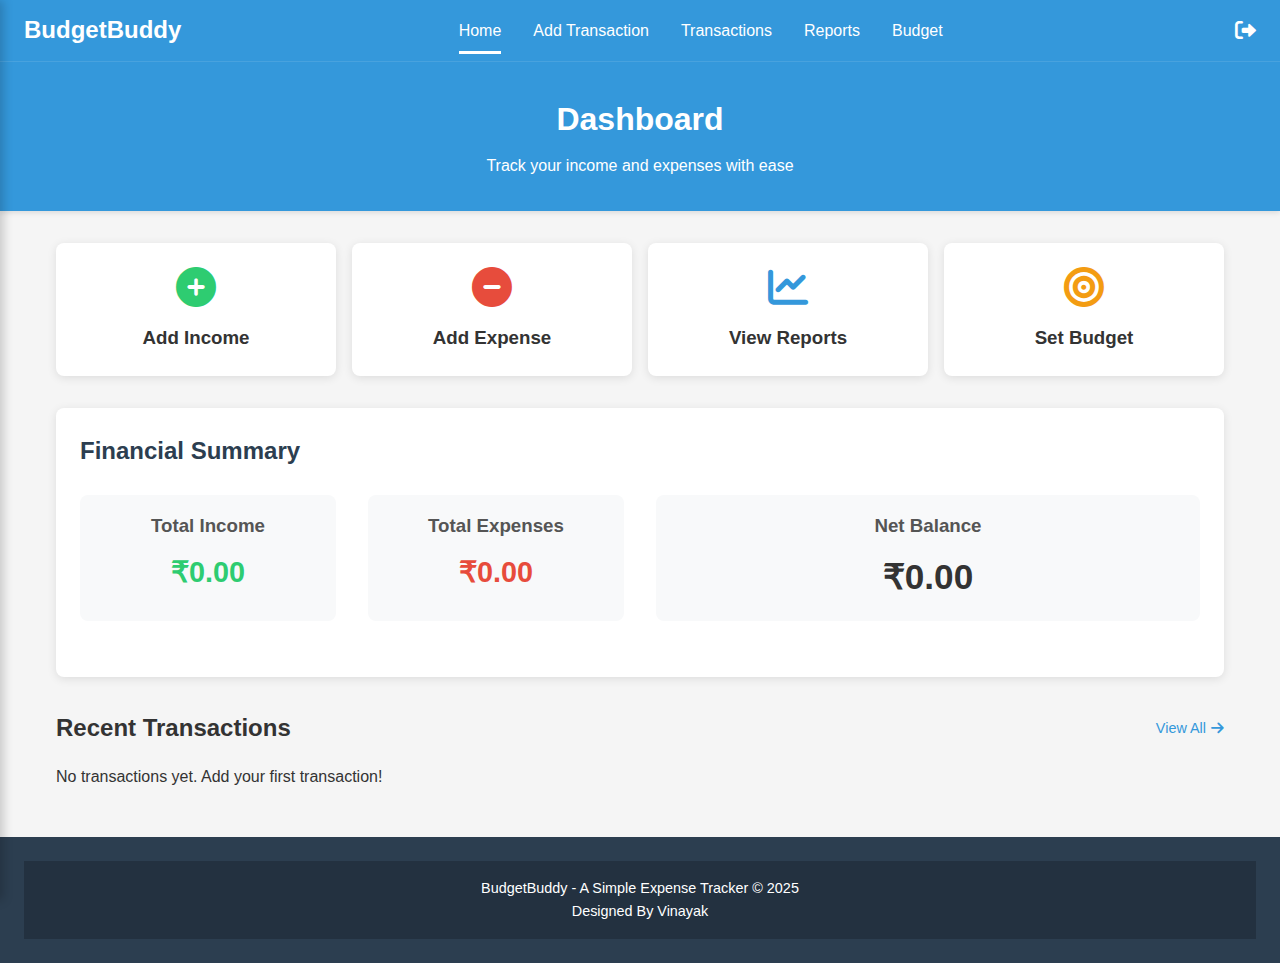
<file: index.html>
<!DOCTYPE html>
<html lang="en">
<head>
    <meta charset="UTF-8">
    <meta name="viewport" content="width=device-width, initial-scale=1.0">
    <title>BudgetBuddy - Simple Expense Tracker</title>
    <link rel="stylesheet" href="style.css">
    <link rel="stylesheet" href="https://cdnjs.cloudflare.com/ajax/libs/font-awesome/6.0.0/css/all.min.css">
</head>
<body>
    <!-- Mobile Sidebar Navigation -->
    <div class="sidebar" id="sidebar">
        <div class="sidebar-header">
            <button id="closeSidebar" class="close-btn">&times;</button>
        </div>
        <div class="sidebar-content">
            <div class="sidebar-logo">
                <h2>BudgetBuddy</h2>
            </div>
            <nav class="sidebar-nav">
                <ul>
                    <li class="active"><a href="index.html"><i class="fas fa-home"></i> Home</a></li>
                    <li><a href="add-transaction.html"><i class="fas fa-plus-minus"></i> Add Transaction</a></li>
                    <li><a href="transactions.html"><i class="fas fa-exchange-alt"></i> Transactions</a></li>
                    <li><a href="reports.html"><i class="fas fa-chart-pie"></i> Reports</a></li>
                    <li><a href="budget.html"><i class="fas fa-rupee-sign"></i> Budget</a></li>
                    <li class="logout-item"><a href="#" id="sidebarLogout"><i class="fas fa-sign-out-alt"></i> Logout</a></li>
                </ul>
            </nav>
        </div>
    </div>

    <!-- Main navbar -->
    <header class="main-header">
        <div class="navbar">
            <div class="navbar-left">
                <button id="sidebarToggle" class="menu-toggle"><i class="fas fa-bars"></i></button>
                <div class="logo">
                    <h1>BudgetBuddy</h1>
                </div>
            </div>
            <nav class="desktop-nav">
                <ul>
                    <li class="active"><a href="index.html">Home</a></li>
                    <li><a href="add-transaction.html">Add Transaction</a></li>
                    <li><a href="transactions.html">Transactions</a></li>
                    <li><a href="reports.html">Reports</a></li>
                    <li><a href="budget.html">Budget</a></li>
                </ul>
            </nav>
            <div class="navbar-right">
                <a href="#" id="logoutBtn" class="logout-btn" title="Logout">
                    <i class="fas fa-sign-out-alt"></i>
                </a>
            </div>
        </div>
        <div class="header-content">
            <h2>Dashboard</h2>
            <p>Track your income and expenses with ease</p>
        </div>
    </header>
    
    <main class="mainContainer">
        <!-- Quick Actions Section -->
        <section class="quickActionsSection">
            <div class="actionCards">
                <a href="add-transaction.html?type=income" class="actionCard income">
                    <i class="fas fa-plus-circle"></i>
                    <h3>Add Income</h3>
                </a>
                <a href="add-transaction.html?type=expense" class="actionCard expense">
                    <i class="fas fa-minus-circle"></i>
                    <h3>Add Expense</h3>
                </a>
                <a href="reports.html" class="actionCard report">
                    <i class="fas fa-chart-line"></i>
                    <h3>View Reports</h3>
                </a>
                <a href="budget.html" class="actionCard budget">
                    <i class="fas fa-bullseye"></i>
                    <h3>Set Budget</h3>
                </a>
            </div>
        </section>

        <!-- Summary Section - Moved to top for dashboard view -->
        <section class="summarySection">
            <h2>Financial Summary</h2>
            <div class="summaryContainer">
                <div class="summaryItem">
                    <h3>Total Income</h3>
                    <p id="totalIncome" class="incomeText">₹0.00</p>
                </div>
                <div class="summaryItem">
                    <h3>Total Expenses</h3>
                    <p id="totalExpenses" class="expenseText">₹0.00</p>
                </div>
                <div class="summaryItem balance">
                    <h3>Net Balance</h3>
                    <p id="netBalance">₹0.00</p>
                </div>
            </div>
        </section>
        
        <!-- Recent Transactions Display Section -->
        <section class="transactionsSection">
            <div class="section-header">
                <h2>Recent Transactions</h2>
                <a href="transactions.html" class="view-all">View All <i class="fas fa-arrow-right"></i></a>
            </div>
            <div class="transactionContainer">
                <div class="recentTransactions">
                    <ul id="recentTransactionsList" class="transactionList">
                        <!-- Recent transactions will be added here dynamically -->
                    </ul>
                </div>
            </div>
        </section>
    </main>
    
    <footer>
        <div class="footer-bottom">
            <p>BudgetBuddy - A Simple Expense Tracker &copy; 2025</p>
            <p>Designed By Vinayak</p>
        </div>
    </footer>
    
    <script src="script.js"></script> 
</body>
</html>
</file>
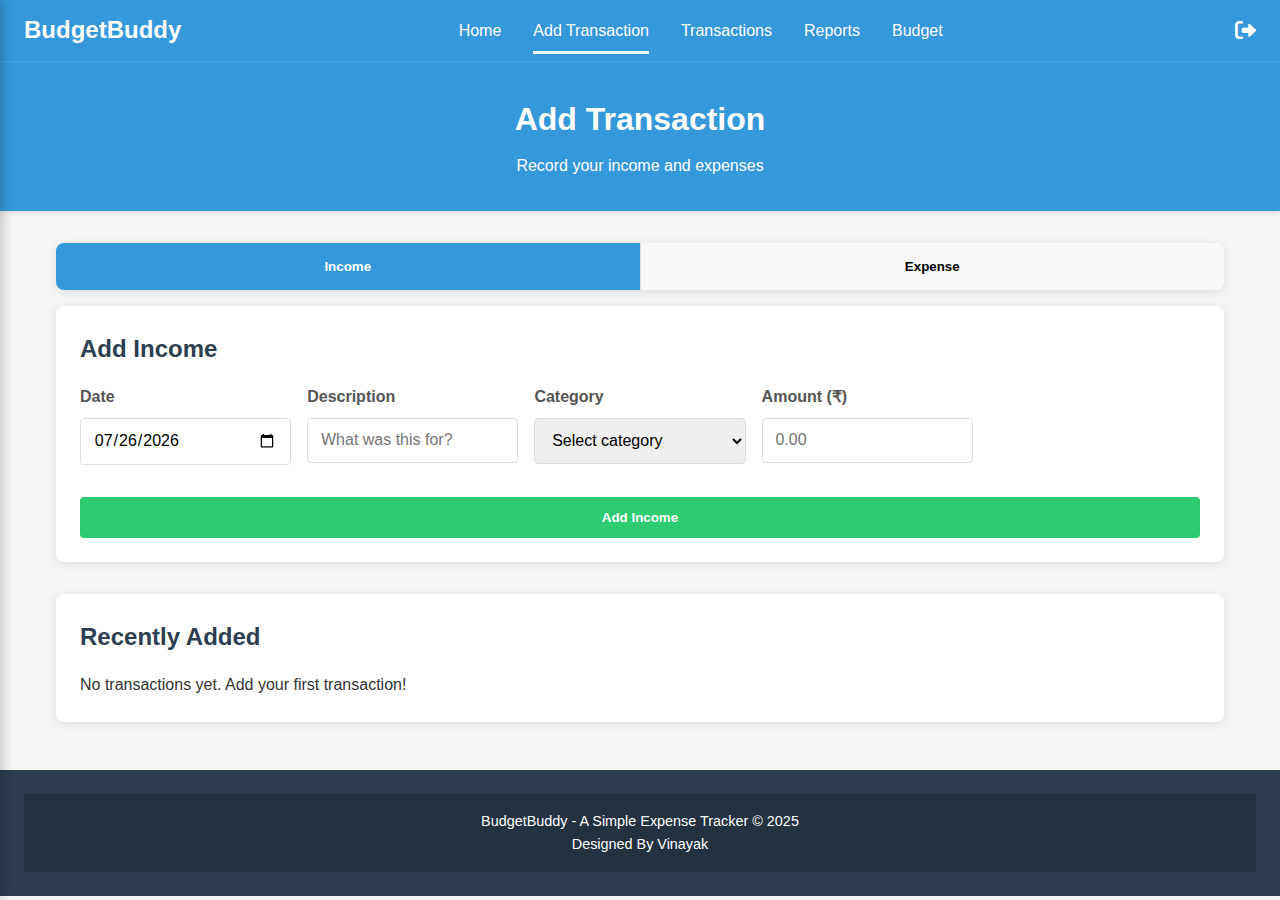
<file: add-transaction.html>
<!DOCTYPE html>
<html lang="en">
<head>
    <meta charset="UTF-8">
    <meta name="viewport" content="width=device-width, initial-scale=1.0">
    <title>Add Transaction - BudgetBuddy</title>
    <link rel="stylesheet" href="style.css">
    <link rel="stylesheet" href="https://cdnjs.cloudflare.com/ajax/libs/font-awesome/6.0.0/css/all.min.css">
</head>
<body>
    <!-- Mobile Sidebar Navigation -->
    <div class="sidebar" id="sidebar">
        <div class="sidebar-header">
            <button id="closeSidebar" class="close-btn">&times;</button>
        </div>
        <div class="sidebar-content">
            <div class="sidebar-logo">
                <h2>BudgetBuddy</h2>
            </div>
            <nav class="sidebar-nav">
                <ul>
                    <li><a href="index.html"><i class="fas fa-home"></i> Home</a></li>
                    <li class="active"><a href="add-transaction.html"><i class="fas fa-plus-minus"></i> Add Transaction</a></li>
                    <li><a href="transactions.html"><i class="fas fa-exchange-alt"></i> Transactions</a></li>
                    <li><a href="reports.html"><i class="fas fa-chart-pie"></i> Reports</a></li>
                    <li><a href="budget.html"><i class="fas fa-rupee-sign"></i> Budget</a></li>
                    <li class="logout-item"><a href="#" id="sidebarLogout"><i class="fas fa-sign-out-alt"></i> Logout</a></li>
                </ul>
            </nav>
        </div>
    </div>

    <!-- Main navbar -->
    <header class="main-header">
        <div class="navbar">
            <div class="navbar-left">
                <button id="sidebarToggle" class="menu-toggle"><i class="fas fa-bars"></i></button>
                <div class="logo">
                    <h1>BudgetBuddy</h1>
                </div>
            </div>
            <nav class="desktop-nav">
                <ul>
                    <li><a href="index.html">Home</a></li>
                    <li class="active"><a href="add-transaction.html">Add Transaction</a></li>
                    <li><a href="transactions.html">Transactions</a></li>
                    <li><a href="reports.html">Reports</a></li>
                    <li><a href="budget.html">Budget</a></li>
                </ul>
            </nav>
            <div class="navbar-right">
                <a href="#" id="logoutBtn" class="logout-btn" title="Logout">
                    <i class="fas fa-sign-out-alt"></i>
                </a>
            </div>
        </div>
        <div class="header-content">
            <h2>Add Transaction</h2>
            <p>Record your income and expenses</p>
        </div>
    </header>
    
    <main class="mainContainer">
        <!-- Transaction Type Selector -->
        <div class="transaction-type-selector">
            <button id="incomeTabBtn" class="tab-btn active">Income</button>
            <button id="expenseTabBtn" class="tab-btn">Expense</button>
        </div>
        
        <!-- Transaction Input Form Section -->
        <section class="formSection" id="formSection">
            <h2 id="formTitle">Add New Transaction</h2>
            <div class="formContainer">
                <div class="inputGroup">
                    <label for="dateInput">Date</label>
                    <input type="date" id="dateInput" required>
                </div>
                
                <div class="inputGroup">
                    <label for="descriptionInput">Description</label>
                    <input type="text" id="descriptionInput" placeholder="What was this for?" required>
                </div>
                
                <div class="inputGroup">
                    <label for="categoryInput">Category</label>
                    <select id="categoryInput" required>
                        <option value="" disabled selected>Select category</option>
                        <!-- Categories will be dynamically loaded based on transaction type -->
                    </select>
                </div>
                
                <div class="inputGroup">
                    <label for="amountInput">Amount (₹)</label>
                    <input type="number" id="amountInput" min="0" step="0.01" placeholder="0.00" required>
                </div>
                
                <div class="buttonGroup">
                    <button id="addTransactionBtn" class="btn incomeBtn">Add Income</button>
                </div>
            </div>
        </section>
        
        <!-- Recently Added Transactions -->
        <section class="recentlyAddedSection">
            <h2>Recently Added</h2>
            <ul id="recentlyAddedList" class="transactionList">
                <!-- Recently added transactions will appear here -->
            </ul>
        </section>
    </main>
    
    <footer>
        <div class="footer-bottom">
            <p>BudgetBuddy - A Simple Expense Tracker &copy; 2025</p>
            <p>Designed By Vinayak</p>
        </div>
    </footer>
    
    <script src="script.js"></script>
</body>
</html>
</file>
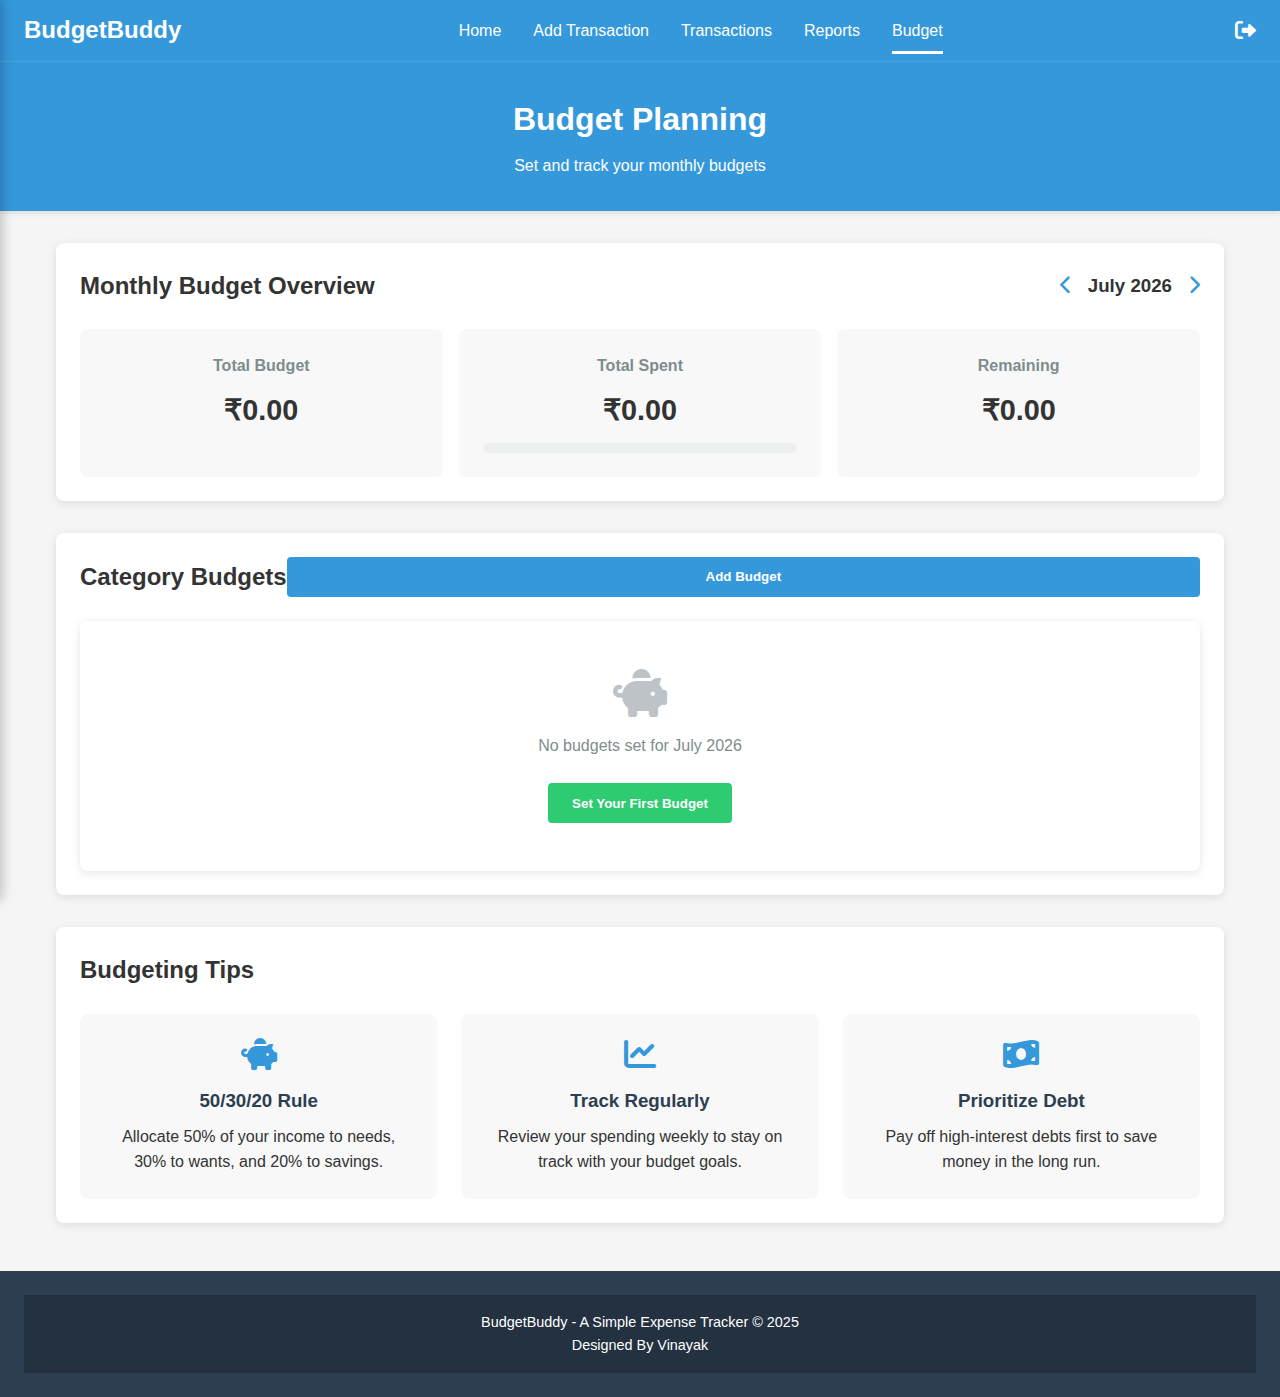
<file: budget.html>
<!DOCTYPE html>
<html lang="en">
<head>
    <meta charset="UTF-8">
    <meta name="viewport" content="width=device-width, initial-scale=1.0">
    <title>Budget - BudgetBuddy</title>
    <link rel="stylesheet" href="style.css">
    <link rel="stylesheet" href="https://cdnjs.cloudflare.com/ajax/libs/font-awesome/6.0.0/css/all.min.css">
</head>
<body>
    <!-- Mobile Sidebar Navigation -->
    <div class="sidebar" id="sidebar">
        <div class="sidebar-header">
            <button id="closeSidebar" class="close-btn">&times;</button>
        </div>
        <div class="sidebar-content">
            <div class="sidebar-logo">
                <h2>BudgetBuddy</h2>
            </div>
            <nav class="sidebar-nav">
                <ul>
                    <li class="active"><a href="index.html"><i class="fas fa-home"></i> Home</a></li>
                    <li><a href="add-transaction.html"><i class="fas fa-plus-minus"></i> Add Transaction</a></li>
                    <li><a href="transactions.html"><i class="fas fa-exchange-alt"></i> Transactions</a></li>
                    <li><a href="reports.html"><i class="fas fa-chart-pie"></i> Reports</a></li>
                    <li><a href="budget.html"><i class="fas fa-rupee-sign"></i> Budget</a></li>
                    <li class="logout-item"><a href="#" id="sidebarLogout"><i class="fas fa-sign-out-alt"></i> Logout</a></li>
                </ul>
            </nav>
        </div>
    </div>

    <!-- Main navbar -->
    <header class="main-header">
        <div class="navbar">
            <div class="navbar-left">
                <button id="sidebarToggle" class="menu-toggle"><i class="fas fa-bars"></i></button>
                <div class="logo">
                    <h1>BudgetBuddy</h1>
                </div>
            </div>
            <nav class="desktop-nav">
                <ul>
                    <li><a href="index.html">Home</a></li>
                    <li><a href="add-transaction.html">Add Transaction</a></li>
                    <li><a href="transactions.html">Transactions</a></li>
                    <li><a href="reports.html">Reports</a></li>
                    <li class="active"><a href="budget.html">Budget</a></li>
                </ul>
            </nav>
            <div class="navbar-right">
                <a href="#" id="logoutBtn" class="logout-btn" title="Logout">
                    <i class="fas fa-sign-out-alt"></i>
                </a>
            </div>
        </div>
        <div class="header-content">
            <h2>Budget Planning</h2>
            <p>Set and track your monthly budgets</p>
        </div>
    </header>
    
    <main class="mainContainer">
        <!-- Budget Overview Section -->
        <section class="budgetOverviewSection">
            <div class="budgetHeader">
                <h2>Monthly Budget Overview</h2>
                <div class="month-selector">
                    <button class="month-nav" id="prevMonth"><i class="fas fa-chevron-left"></i></button>
                    <h3 id="currentMonth">April 2023</h3>
                    <button class="month-nav" id="nextMonth"><i class="fas fa-chevron-right"></i></button>
                </div>
            </div>
            
            <div class="budgetSummaryCards">
                <div class="budgetCard">
                    <h3>Total Budget</h3>
                    <p id="totalBudget">₹0.00</p>
                </div>
                
                <div class="budgetCard">
                    <h3>Total Spent</h3>
                    <p id="totalSpent">₹0.00</p>
                    <div class="progress-bar">
                        <div class="progress" id="spentProgress" style="width: 0%;"></div>
                    </div>
                </div>
                
                <div class="budgetCard">
                    <h3>Remaining</h3>
                    <p id="remainingBudget">₹0.00</p>
                </div>
            </div>
        </section>

        <!-- Category Budgets Section -->
        <section class="categoryBudgetsSection">
            <div class="section-header">
                <h2>Category Budgets</h2>
                <button id="addBudgetBtn" class="btn filter-btn">Add Budget</button>
            </div>
            
            <div class="budgetCategories" id="budgetCategoriesList">
                <!-- Budget categories will be loaded dynamically -->
            </div>
            
            <!-- Add/Edit Budget Form (Hidden by default) -->
            <div class="budget-form" id="budgetForm" style="display: none;">
                <h3 id="formTitle">Add New Budget</h3>
                <form id="categoryBudgetForm">
                    <div class="form-group">
                        <label for="budgetCategory">Category</label>
                        <select id="budgetCategory" required>
                            <option value="" disabled selected>Select category</option>
                            <option value="food">Food & Dining</option>
                            <option value="rent">Rent / Mortgage</option>
                            <option value="utilities">Utilities</option>
                            <option value="transportation">Transportation</option>
                            <option value="entertainment">Entertainment</option>
                            <option value="shopping">Shopping</option>
                            <option value="healthcare">Healthcare</option>
                            <option value="education">Education</option>
                            <option value="other">Other</option>
                        </select>
                    </div>
                    
                    <div class="form-group">
                        <label for="budgetAmount">Budget Amount (₹)</label>
                        <input type="number" id="budgetAmount" min="0" step="100" placeholder="0.00" required>
                    </div>
                    
                    <input type="hidden" id="budgetId" value="">
                    <input type="hidden" id="budgetMonth" value="">
                    
                    <div class="form-buttons">
                        <button type="submit" class="btn incomeBtn">Save Budget</button>
                        <button type="button" id="cancelBudget" class="btn reset-btn">Cancel</button>
                    </div>
                </form>
            </div>
        </section>

        <!-- Budget Tips Section -->
        <section class="budgetTipsSection">
            <h2>Budgeting Tips</h2>
            <div class="tips-container">
                <div class="tip">
                    <i class="fas fa-piggy-bank"></i>
                    <h3>50/30/20 Rule</h3>
                    <p>Allocate 50% of your income to needs, 30% to wants, and 20% to savings.</p>
                </div>
                
                <div class="tip">
                    <i class="fas fa-chart-line"></i>
                    <h3>Track Regularly</h3>
                    <p>Review your spending weekly to stay on track with your budget goals.</p>
                </div>
                
                <div class="tip">
                    <i class="fas fa-money-bill-wave"></i>
                    <h3>Prioritize Debt</h3>
                    <p>Pay off high-interest debts first to save money in the long run.</p>
                </div>
            </div>
        </section>
    </main>
    
    <footer>
        <div class="footer-bottom">
            <p>BudgetBuddy - A Simple Expense Tracker &copy; 2025</p>
            <p>Designed By Vinayak</p>
        </div>
    </footer>
    
    <script src="script.js"></script>
    <script src="budget.js"></script>
</body>
</html>
</file>
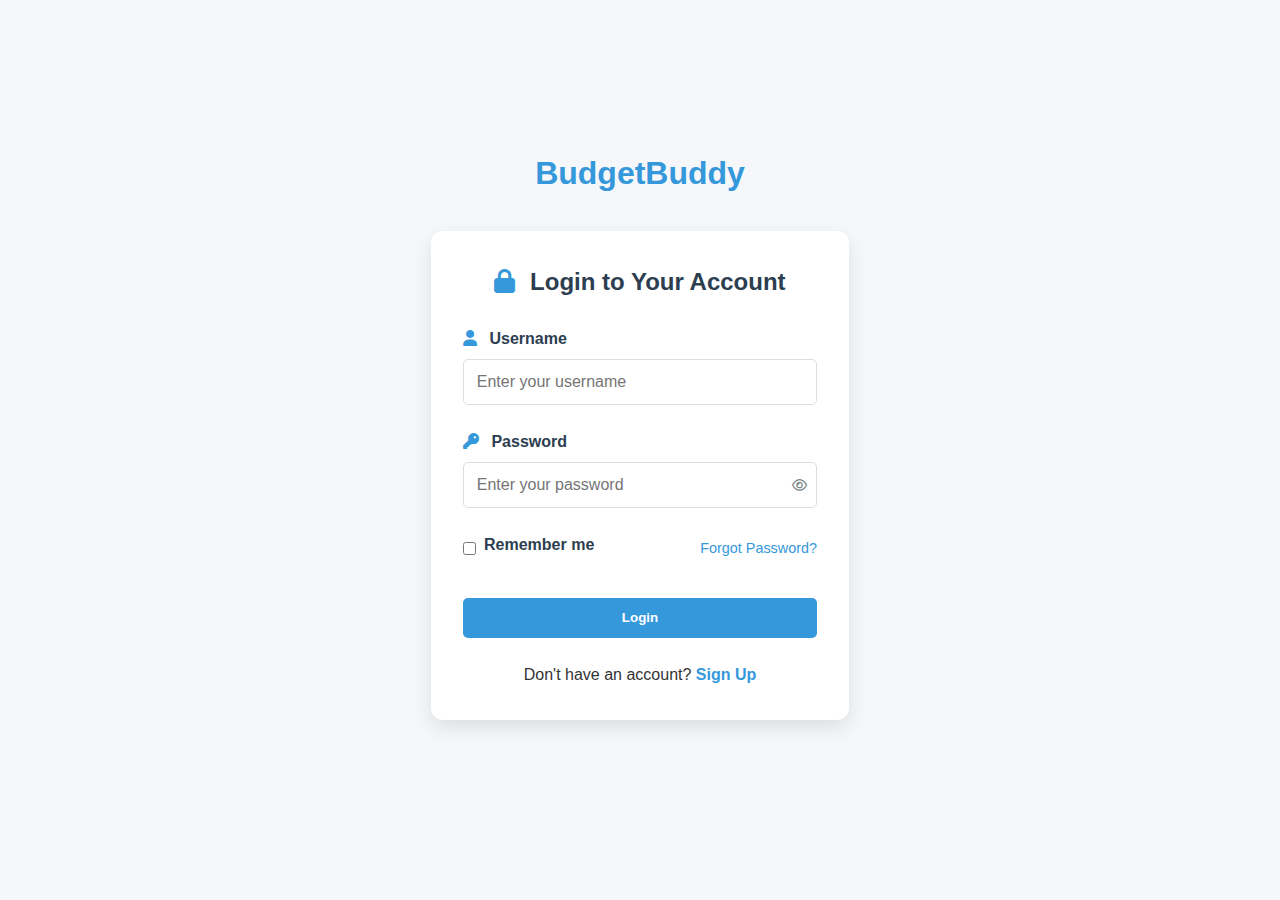
<file: login.html>
<!DOCTYPE html>
<html lang="en">
<head>
    <meta charset="UTF-8">
    <meta name="viewport" content="width=device-width, initial-scale=1.0">
    <title>Login - BudgetBuddy</title>
    <link rel="stylesheet" href="style.css">
    <link rel="stylesheet" href="https://cdnjs.cloudflare.com/ajax/libs/font-awesome/6.0.0/css/all.min.css">
</head>
<body class="auth-page">
    <div class="auth-container">
        <div class="auth-logo">
            <h1>BudgetBuddy</h1>
        </div>
        
        <div class="auth-card">
            <h2><i class="fas fa-lock"></i> Login to Your Account</h2>
            
            <div id="loginError" class="auth-error" style="display: none;">
                <i class="fas fa-exclamation-circle"></i>
                <span id="errorMessage">Invalid username or password</span>
            </div>
            
            <form id="loginForm" class="auth-form">
                <div class="form-group">
                    <label for="username">
                        <i class="fas fa-user"></i> Username
                    </label>
                    <input type="text" id="username" placeholder="Enter your username" required>
                </div>
                
                <div class="form-group">
                    <label for="password">
                        <i class="fas fa-key"></i> Password
                    </label>
                    <div class="password-input">
                        <input type="password" id="password" placeholder="Enter your password" required>
                        <button type="button" id="togglePassword" class="toggle-password">
                            <i class="far fa-eye"></i>
                        </button>
                    </div>
                </div>
                
                <div class="form-group remember-forgot">
                    <div class="remember-me">
                        <input type="checkbox" id="rememberMe">
                        <label for="rememberMe">Remember me</label>
                    </div>
                    <a href="#" class="forgot-password">Forgot Password?</a>
                </div>
                
                <button type="submit" class="btn auth-btn">Login</button>
            </form>
            
            <div class="auth-footer">
                <p>Don't have an account? <a href="signup.html">Sign Up</a></p>
            </div>
        </div>
    </div>
    <script src="login.js"></script>
</body>
</html>
</file>
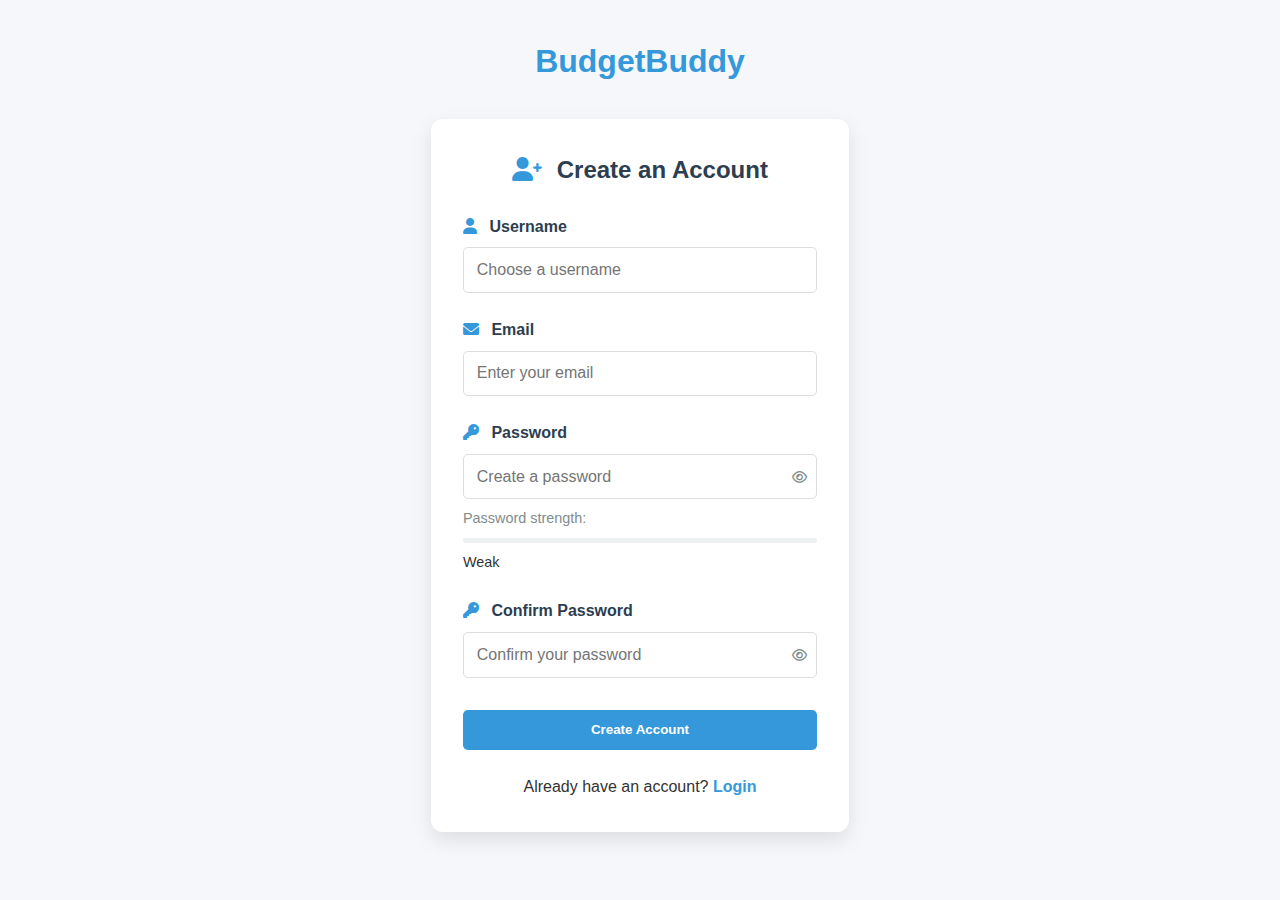
<file: signup.html>
<!DOCTYPE html>
<html lang="en">
<head>
    <meta charset="UTF-8">
    <meta name="viewport" content="width=device-width, initial-scale=1.0">
    <title>Sign Up - BudgetBuddy</title>
    <link rel="stylesheet" href="style.css">
    <link rel="stylesheet" href="https://cdnjs.cloudflare.com/ajax/libs/font-awesome/6.0.0/css/all.min.css">
</head>
<body class="auth-page">
    <div class="auth-container">
        <div class="auth-logo">
            <h1>BudgetBuddy</h1>
        </div>
        
        <div class="auth-card">
            <h2><i class="fas fa-user-plus"></i> Create an Account</h2>
            
            <div id="signupError" class="auth-error" style="display: none;">
                <i class="fas fa-exclamation-circle"></i>
                <span id="errorMessage">Error message will appear here</span>
            </div>
            
            <form id="signupForm" class="auth-form">
                <div class="form-group">
                    <label for="newUsername">
                        <i class="fas fa-user"></i> Username
                    </label>
                    <input type="text" id="newUsername" placeholder="Choose a username" required>
                </div>
                
                <div class="form-group">
                    <label for="email">
                        <i class="fas fa-envelope"></i> Email
                    </label>
                    <input type="email" id="email" placeholder="Enter your email" required>
                </div>
                
                <div class="form-group">
                    <label for="newPassword">
                        <i class="fas fa-key"></i> Password
                    </label>
                    <div class="password-input">
                        <input type="password" id="newPassword" placeholder="Create a password" required>
                        <button type="button" id="toggleNewPassword" class="toggle-password">
                            <i class="far fa-eye"></i>
                        </button>
                    </div>
                    <div class="password-strength">
                        <span class="strength-label">Password strength:</span>
                        <div class="strength-meter">
                            <div class="strength-bar" id="strengthBar"></div>
                        </div>
                        <span id="strengthText">Weak</span>
                    </div>
                </div>
                
                <div class="form-group">
                    <label for="confirmPassword">
                        <i class="fas fa-key"></i> Confirm Password
                    </label>
                    <div class="password-input">
                        <input type="password" id="confirmPassword" placeholder="Confirm your password" required>
                        <button type="button" id="toggleConfirmPassword" class="toggle-password">
                            <i class="far fa-eye"></i>
                        </button>
                    </div>
                </div>
                
                <!-- <div class="form-group terms">
                    <input type="checkbox" id="agreeTerms" required>
                    <label for="agreeTerms">I agree to the <a href="#">Terms of Service</a> and <a href="#">Privacy Policy</a></label>
                </div> -->
                
                <button type="submit" class="btn auth-btn">Create Account</button>
            </form>
            
            <div class="auth-footer">
                <p>Already have an account? <a href="login.html">Login</a></p>
            </div>
        </div>
    </div>
    <script src="login.js"></script>
</body>
</html>
</file>
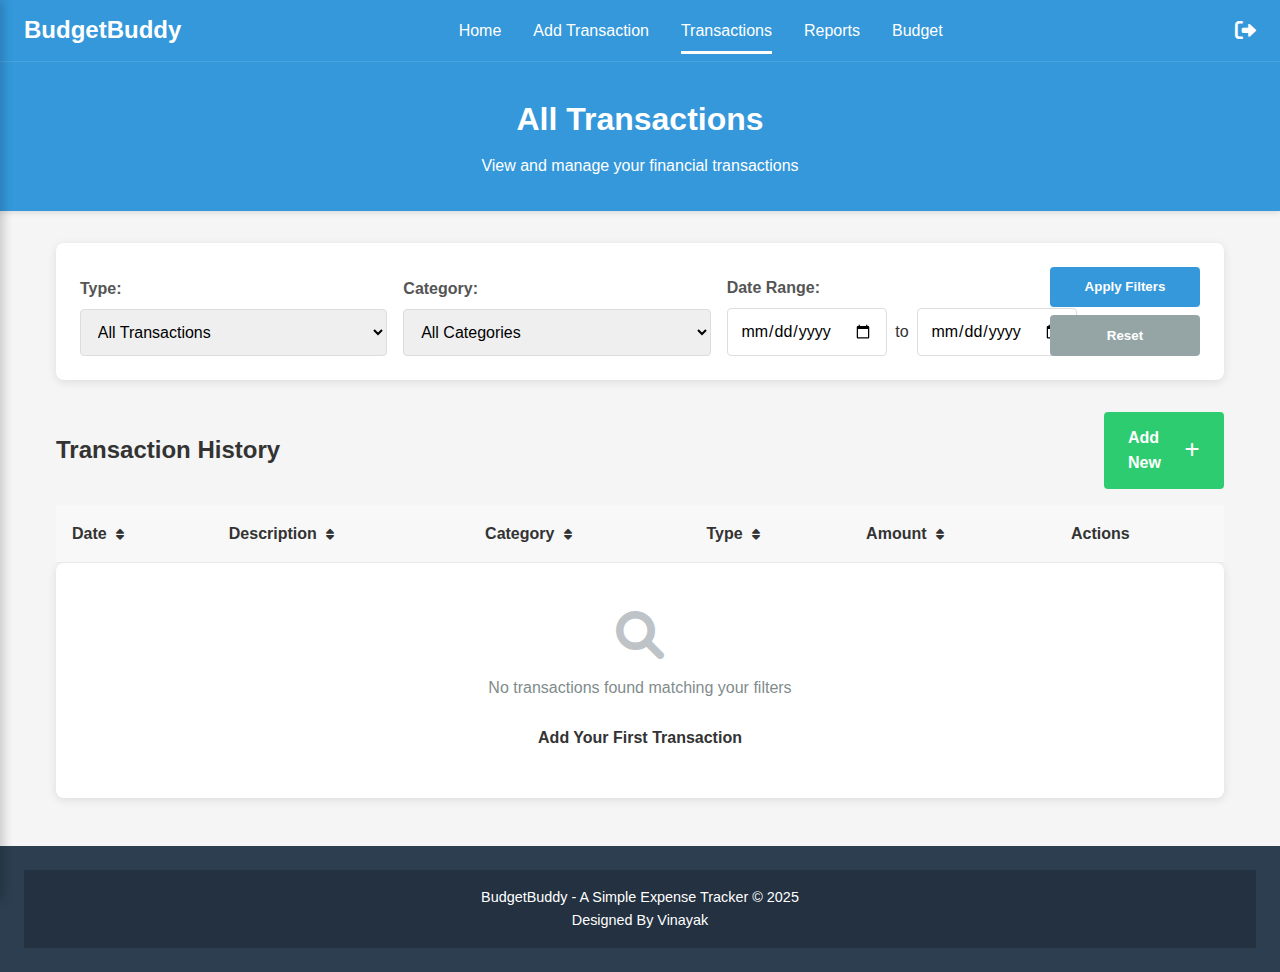
<file: transactions.html>
<!DOCTYPE html>
<html lang="en">
<head>
    <meta charset="UTF-8">
    <meta name="viewport" content="width=device-width, initial-scale=1.0">
    <title>Transactions - BudgetBuddy</title>
    <link rel="stylesheet" href="style.css">
    <link rel="stylesheet" href="https://cdnjs.cloudflare.com/ajax/libs/font-awesome/6.0.0/css/all.min.css">
</head>
<body>
    <!-- Mobile Sidebar Navigation -->
    <div class="sidebar" id="sidebar">
        <div class="sidebar-header">
            <button id="closeSidebar" class="close-btn">&times;</button>
        </div>
        <div class="sidebar-content">
            <div class="sidebar-logo">
                <h2>BudgetBuddy</h2>
            </div>
            <nav class="sidebar-nav">
                <ul>
                    <li><a href="index.html"><i class="fas fa-home"></i> Home</a></li>
                    <li><a href="add-transaction.html"><i class="fas fa-plus-minus"></i> Add Transaction</a></li>
                    <li class="active"><a href="transactions.html"><i class="fas fa-exchange-alt"></i> Transactions</a></li>
                    <li><a href="reports.html"><i class="fas fa-chart-pie"></i> Reports</a></li>
                    <li><a href="budget.html"><i class="fas fa-rupee-sign"></i> Budget</a></li>
                    <li class="logout-item"><a href="#" id="sidebarLogout"><i class="fas fa-sign-out-alt"></i> Logout</a></li>
                </ul>
            </nav>
        </div>
    </div>

    <!-- Main navbar -->
    <header class="main-header">
        <div class="navbar">
            <div class="navbar-left">
                <button id="sidebarToggle" class="menu-toggle"><i class="fas fa-bars"></i></button>
                <div class="logo">
                    <h1>BudgetBuddy</h1>
                </div>
            </div>
            <nav class="desktop-nav">
                <ul>
                    <li><a href="index.html">Home</a></li>
                    <li><a href="add-transaction.html">Add Transaction</a></li>
                    <li class="active"><a href="transactions.html">Transactions</a></li>
                    <li><a href="reports.html">Reports</a></li>
                    <li><a href="budget.html">Budget</a></li>
                </ul>
            </nav>
            <div class="navbar-right">
                <a href="#" id="logoutBtn" class="logout-btn" title="Logout">
                    <i class="fas fa-sign-out-alt"></i>
                </a>
            </div>
        </div>
        <div class="header-content">
            <h2>All Transactions</h2>
            <p>View and manage your financial transactions</p>
        </div>
    </header>
    
    <main class="mainContainer">
        <!-- Filter Controls -->
        <section class="filterSection">
            <div class="filterControls">
                <div class="filterGroup">
                    <label for="transactionType">Type:</label>
                    <select id="transactionType">
                        <option value="all">All Transactions</option>
                        <option value="income">Income Only</option>
                        <option value="expense">Expenses Only</option>
                    </select>
                </div>
                
                <div class="filterGroup">
                    <label for="categoryFilter">Category:</label>
                    <select id="categoryFilter">
                        <option value="all">All Categories</option>
                        <!-- Categories will be dynamically loaded -->
                    </select>
                </div>
                
                <div class="filterGroup date-range">
                    <label>Date Range:</label>
                    <div class="date-inputs">
                        <input type="date" id="startDate">
                        <span>to</span>
                        <input type="date" id="endDate">
                    </div>
                </div>
                
                <div class="filterButtonsVertical">
                    <button id="applyFilters" class="btn filter-btn">Apply Filters</button>
                    <button id="resetFilters" class="btn reset-btn">Reset</button>
                </div>
            </div>
        </section>
        
        <!-- Transactions List Section -->
        <section class="allTransactionsSection">
            <div class="section-header">
                <h2>Transaction History</h2>
                <a href="add-transaction.html" class="btn add-new">Add New <i class="fas fa-plus"></i></a>
            </div>
            
            <div class="transactionTableContainer">
                <table class="transactionTable">
                    <thead>
                        <tr>
                            <th>Date <i class="fas fa-sort"></i></th>
                            <th>Description <i class="fas fa-sort"></i></th>
                            <th>Category <i class="fas fa-sort"></i></th>
                            <th>Type <i class="fas fa-sort"></i></th>
                            <th>Amount <i class="fas fa-sort"></i></th>
                            <th>Actions</th>
                        </tr>
                    </thead>
                    <tbody id="transactionsTableBody">
                        <!-- Transactions will be loaded dynamically -->
                    </tbody>
                </table>
            </div>
            
            <div id="noTransactions" class="no-data-message" style="display: none;">
                <i class="fas fa-search"></i>
                <p>No transactions found matching your filters</p>
                <a href="add-transaction.html" class="btn">Add Your First Transaction</a>
            </div>
        </section>
    </main>
    
    <footer>
        <div class="footer-bottom">
            <p>BudgetBuddy - A Simple Expense Tracker &copy; 2025</p>
            <p>Designed By Vinayak</p>
        </div>
    </footer>
    
    <script src="script.js"></script>
    <script>
        // Immediate sidebar functionality initialization for this page
        document.addEventListener('DOMContentLoaded', function() {
            // Explicitly initialize sidebar toggle for this page
            const sidebarToggle = document.getElementById('sidebarToggle');
            const sidebar = document.getElementById('sidebar');
            const closeSidebar = document.getElementById('closeSidebar');
            
            if(sidebarToggle && sidebar && closeSidebar) {
                sidebarToggle.addEventListener('click', function(e) {
                    e.stopPropagation();
                    sidebar.classList.add('open');
                });
                
                closeSidebar.addEventListener('click', function() {
                    sidebar.classList.remove('open');
                });
                
                // Close sidebar when clicking outside of it
                document.addEventListener('click', function(e) {
                    if (sidebar.classList.contains('open') && 
                        !sidebar.contains(e.target) && 
                        e.target !== sidebarToggle) {
                        sidebar.classList.remove('open');
                    }
                });
            }
        });
    </script>
</body>
</html>
</file>
<file: style.css>
/* Global Styles */
* {
    margin: 0;
    padding: 0;
    box-sizing: border-box;
    font-family: 'Arial', sans-serif;
}

body {
    background-color: #f5f5f5;
    color: #333;
    line-height: 1.6;
    position: relative;
}

a {
    text-decoration: none;
    color: inherit;
}

/* Sidebar Navigation (Mobile) */
.sidebar {
    position: fixed;
    top: 0;
    left: -280px;
    width: 280px;
    height: 100%;
    background-color: #2c3e50;
    color: white;
    z-index: 1000;
    transition: all 0.3s ease;
    overflow-y: auto;
    box-shadow: 3px 0 10px rgba(0, 0, 0, 0.2);
    will-change: transform;
}

.sidebar.open {
    left: 0;
    transform: translateX(0); /* Ensure transform is applied for mobile devices */
}

.sidebar-header {
    display: flex;
    justify-content: flex-end;
    padding: 1rem;
}

.close-btn {
    background: none;
    border: none;
    color: white;
    font-size: 1.5rem;
    cursor: pointer;
}

.sidebar-logo {
    display: flex;
    align-items: center;
    padding: 1rem;
    border-bottom: 1px solid rgba(255, 255, 255, 0.1);
    margin-bottom: 1rem;
}

.sidebar-logo img {
    width: 40px;
    height: 40px;
    margin-right: 10px;
    border-radius: 5px;
}

.sidebar-logo h2 {
    font-size: 1.2rem;
}

.sidebar-nav ul {
    list-style: none;
    padding: 0 1rem;
}

.sidebar-nav li {
    margin-bottom: 0.5rem;
}

.sidebar-nav a {
    display: flex;
    align-items: center;
    padding: 0.75rem 1rem;
    border-radius: 5px;
    transition: all 0.2s;
}

.sidebar-nav a i {
    margin-right: 10px;
    width: 20px;
    text-align: center;
}

.sidebar-nav li.active a,
.sidebar-nav a:hover {
    background-color: rgba(255, 255, 255, 0.1);
}

/* Main Navbar */
.main-header {
    background-color: #3498db;
    color: white;
    box-shadow: 0 2px 5px rgba(0, 0, 0, 0.1);
}

.navbar {
    display: flex;
    justify-content: space-between;
    align-items: center;
    padding: 0.7rem 1.5rem;
    border-bottom: 1px solid rgba(255, 255, 255, 0.1);
}

.navbar-left {
    display: flex;
    align-items: center;
}

.logo {
    display: flex;
    align-items: center;
}

.logo img {
    width: 35px;
    height: 35px;
    margin-right: 10px;
    border-radius: 5px;
}

.logo h1 {
    font-size: 1.5rem;
}

.menu-toggle {
    background: none;
    border: none;
    color: white;
    font-size: 1.3rem;
    margin-right: 15px;
    cursor: pointer;
    padding: 10px;
    display: none;
    touch-action: manipulation; /* Optimize for touch */
}

.navbar-right {
    display: flex;
    align-items: center;
}

.profile-link,
.settings-link {
    font-size: 1.3rem;
    margin-left: 15px;
    color: white;
}

.desktop-nav {
    display: flex;
}

.desktop-nav ul {
    display: flex;
    list-style: none;
}

.desktop-nav li {
    margin: 0 1rem;
}

.desktop-nav a {
    padding: 0.5rem 0;
    position: relative;
}

.desktop-nav li.active a:after,
.desktop-nav a:hover:after {
    content: '';
    position: absolute;
    width: 100%;
    height: 3px;
    background-color: white;
    bottom: -7px;
    left: 0;
}

.header-content {
    padding: 2rem 1.5rem;
    text-align: center;
}

.header-content h2 {
    font-size: 2rem;
    margin-bottom: 0.5rem;
}

/* Quick Actions Section */
.quickActionsSection {
    margin-bottom: 2rem;
}

.actionCards {
    display: grid;
    grid-template-columns: repeat(auto-fit, minmax(220px, 1fr));
    gap: 1rem;
}

.actionCard {
    background-color: white;
    padding: 1.5rem;
    border-radius: 8px;
    box-shadow: 0 2px 10px rgba(0, 0, 0, 0.1);
    display: flex;
    flex-direction: column;
    align-items: center;
    justify-content: center;
    text-align: center;
    transition: transform 0.3s, box-shadow 0.3s;
    cursor: pointer;
}

.actionCard:hover {
    transform: translateY(-5px);
    box-shadow: 0 5px 15px rgba(0, 0, 0, 0.2);
}

.actionCard i {
    font-size: 2.5rem;
    margin-bottom: 1rem;
}

.actionCard.income i {
    color: #2ecc71;
}

.actionCard.expense i {
    color: #e74c3c;
}

.actionCard.report i {
    color: #3498db;
}

.actionCard.budget i {
    color: #f39c12;
}

/* Main Container Styles */
.mainContainer {
    max-width: 1200px;
    margin: 2rem auto;
    padding: 0 1rem;
}

/* Section Header with View All link */
.section-header {
    display: flex;
    justify-content: space-between;
    align-items: center;
    margin-bottom: 1rem;
}

.view-all {
    color: #3498db;
    display: flex;
    align-items: center;
    font-size: 0.9rem;
}

.view-all i {
    margin-left: 5px;
}

/* Form Section Styles */
.formSection {
    background-color: white;
    padding: 1.5rem;
    border-radius: 8px;
    box-shadow: 0 2px 10px rgba(0, 0, 0, 0.1);
    margin-bottom: 2rem;
}

.formSection h2 {
    color: #2c3e50;
    margin-bottom: 1rem;
}

.formContainer {
    display: grid;
    grid-template-columns: repeat(auto-fit, minmax(200px, 1fr));
    gap: 1rem;
}

.inputGroup {
    display: flex;
    flex-direction: column;
    margin-bottom: 1rem;
}

label {
    margin-bottom: 0.5rem;
    font-weight: bold;
    color: #555;
}

input, select {
    padding: 0.8rem;
    border: 1px solid #ddd;
    border-radius: 4px;
    font-size: 1rem;
}

.buttonGroup {
    display: flex;
    gap: 1rem;
    grid-column: 1 / -1;
}

.btn {
    padding: 0.8rem 1.5rem;
    border: none;
    border-radius: 4px;
    cursor: pointer;
    font-weight: bold;
    transition: background-color 0.3s;
    flex: 1;
}

.incomeBtn {
    background-color: #2ecc71;
    color: white;
}

.incomeBtn:hover {
    background-color: #27ae60;
}

.expenseBtn {
    background-color: #e74c3c;
    color: white;
}

.expenseBtn:hover {
    background-color: #c0392b;
}

/* Transaction Section Styles */
.transactionsSection {
    margin-bottom: 2rem;
}

.transactionContainer {
    display: grid;
    grid-template-columns: repeat(auto-fit, minmax(300px, 1fr));
    gap: 2rem;
}

.incomeContainer, .expenseContainer {
    background-color: white;
    padding: 1.5rem;
    border-radius: 8px;
    box-shadow: 0 2px 10px rgba(0, 0, 0, 0.1);
}

.incomeContainer h2, .expenseContainer h2 {
    color: #2c3e50;
    margin-bottom: 1rem;
}

.filterContainer {
    display: flex;
    align-items: center;
    margin-bottom: 1rem;
}

.filterContainer label {
    margin-right: 0.5rem;
    margin-bottom: 0;
}

.filterContainer select {
    padding: 0.5rem;
}

.transactionList {
    list-style: none;
    max-height: 400px;
    overflow-y: auto;
}

.transaction-item {
    display: flex;
    justify-content: space-between;
    align-items: center;
    padding: 1rem;
    border-bottom: 1px solid #eee;
}

.transaction-info {
    display: flex;
    flex: 1;
    justify-content: space-between;
    align-items: center;
}

.transaction-date, .transaction-description, .transaction-amount {
    margin-right: 1rem;
}

.transaction-category {
    padding: 0.3rem 0.6rem;
    border-radius: 15px;
    font-size: 0.8rem;
    color: white;
    text-align: center;
    min-width: 80px;
}

.deleteBtn {
    background-color: #e74c3c;
    color: white;
    border: none;
    padding: 0.4rem 0.8rem;
    border-radius: 4px;
    cursor: pointer;
}

.deleteBtn:hover {
    background-color: #c0392b;
}

/* Category Tag Colors */
.salary { background-color: #3498db; }
.freelance { background-color: #9b59b6; }
.gifts { background-color: #1abc9c; }
.food { background-color: #e67e22; }
.rent { background-color: #e74c3c; }
.utilities { background-color: #f39c12; }
.transportation { background-color: #16a085; }
.entertainment { background-color: #8e44ad; }
.shopping { background-color: #d35400; }
.healthcare { background-color: #27ae60; }
.education { background-color: #2980b9; }
.other { background-color: #7f8c8d; }

/* Summary Section Styles */
.summarySection {
    background-color: white;
    padding: 1.5rem;
    border-radius: 8px;
    box-shadow: 0 2px 10px rgba(0, 0, 0, 0.1);
    margin-bottom: 2rem;
}

.summarySection h2 {
    color: #2c3e50;
    margin-bottom: 1.5rem;
}

.summaryContainer {
    display: grid;
    grid-template-columns: repeat(auto-fit, minmax(200px, 1fr));
    gap: 2rem;
    margin-bottom: 2rem;
}

.summaryItem {
    text-align: center;
    padding: 1rem;
    background-color: #f8f9fa;
    border-radius: 8px;
}

.summaryItem h3 {
    margin-bottom: 0.5rem;
    color: #555;
}

.summaryItem p {
    font-size: 1.8rem;
    font-weight: bold;
}

.incomeText {
    color: #2ecc71;
}

.expenseText {
    color: #e74c3c;
}

.balance {
    grid-column: span 2;
}

#netBalance {
    font-size: 2.2rem;
}

/* Chart Container */
.chartContainer {
    margin-top: 2rem;
}

.chartContainer h3 {
    margin-bottom: 1rem;
    color: #2c3e50;
    text-align: center;
}

canvas {
    width: 100%;
    max-width: 400px;
    margin: 0 auto;
    display: block;
}

/* Footer Styles */
footer {
    text-align: center;
    padding: 1.5rem;
    margin-top: 2rem;
    background-color: #2c3e50;
    color: white;
}

/* Authentication Pages Styles */
.auth-page {
    background-color: #f5f7fa;
    min-height: 100vh;
    display: flex;
    flex-direction: column;
    justify-content: center;
    align-items: center;
}

.auth-container {
    max-width: 450px;
    width: 100%;
    padding: 1rem;
    margin-bottom: 2rem;
}

.auth-logo {
    display: flex;
    flex-direction: column;
    align-items: center;
    margin-bottom: 2rem;
}

.auth-logo img {
    width: 80px;
    height: 80px;
    margin-bottom: 0.5rem;
}

.auth-logo h1 {
    font-size: 2rem;
    color: #3498db;
}

.auth-card {
    background-color: white;
    border-radius: 12px;
    box-shadow: 0 8px 20px rgba(0, 0, 0, 0.1);
    padding: 2rem;
}

.auth-card h2 {
    text-align: center;
    margin-bottom: 1.5rem;
    color: #2c3e50;
    font-size: 1.5rem;
}

.auth-card h2 i {
    margin-right: 0.5rem;
    color: #3498db;
}

.auth-form .form-group {
    margin-bottom: 1.5rem;
}

.auth-form label {
    display: block;
    margin-bottom: 0.5rem;
    color: #2c3e50;
}

.auth-form label i {
    margin-right: 0.5rem;
    color: #3498db;
}

.auth-form input[type="text"],
.auth-form input[type="password"],
.auth-form input[type="email"] {
    width: 100%;
    padding: 0.8rem;
    border: 1px solid #ddd;
    border-radius: 5px;
    font-size: 1rem;
}

.auth-form input:focus {
    outline: none;
    border-color: #3498db;
    box-shadow: 0 0 0 2px rgba(52, 152, 219, 0.2);
}

.remember-forgot {
    display: flex;
    justify-content: space-between;
    align-items: center;
}

.remember-me {
    display: flex;
    align-items: center;
}

.remember-me input {
    margin-right: 0.5rem;
}

.forgot-password {
    color: #3498db;
    font-size: 0.9rem;
}

.forgot-password:hover {
    text-decoration: underline;
}

.auth-btn {
    width: 100%;
    padding: 0.8rem;
    background-color: #3498db;
    color: white;
    font-weight: bold;
    border-radius: 5px;
    margin-top: 0.5rem;
    cursor: pointer;
    transition: background-color 0.3s;
}

.auth-btn:hover {
    background-color: #2980b9;
}

.auth-footer {
    text-align: center;
    margin-top: 1.5rem;
}

.auth-footer a {
    color: #3498db;
    font-weight: bold;
}

.auth-footer a:hover {
    text-decoration: underline;
}

.demo-info {
    margin-top: 0.5rem;
    color: #7f8c8d;
}

.auth-error {
    background-color: rgba(231, 76, 60, 0.1);
    color: #e74c3c;
    padding: 0.8rem;
    border-radius: 5px;
    margin-bottom: 1.5rem;
    display: flex;
    align-items: center;
}

.auth-error i {
    margin-right: 0.5rem;
    font-size: 1.2rem;
}

.password-input {
    position: relative;
}

.toggle-password {
    position: absolute;
    right: 10px;
    top: 50%;
    transform: translateY(-50%);
    background: none;
    border: none;
    color: #7f8c8d;
    cursor: pointer;
}

.toggle-password:hover {
    color: #3498db;
}

.password-strength {
    margin-top: 0.5rem;
    font-size: 0.9rem;
}

.strength-label {
    color: #7f8c8d;
    margin-right: 0.5rem;
}

.strength-meter {
    height: 5px;
    background-color: #ecf0f1;
    border-radius: 3px;
    margin: 0.5rem 0;
    overflow: hidden;
}

.strength-bar {
    height: 100%;
    width: 0;
    transition: width 0.3s ease, background-color 0.3s ease;
}

.strength-bar.weak {
    background-color: #e74c3c;
}

.strength-bar.medium {
    background-color: #f39c12;
}

.strength-bar.strong {
    background-color: #2ecc71;
}

.strength-bar.very-strong {
    background-color: #27ae60;
}

.weak {
    color: #e74c3c;
}

.medium {
    color: #f39c12;
}

.strong, .very-strong {
    color: #2ecc71;
}

.terms {
    display: flex;
    align-items: flex-start;
}

.terms input {
    margin-right: 0.5rem;
    margin-top: 0.25rem;
}

.terms label {
    font-size: 0.9rem;
    line-height: 1.4;
}

.terms a {
    color: #3498db;
}

.terms a:hover {
    text-decoration: underline;
}

.shake {
    animation: shake 0.5s;
}

@keyframes shake {
    0%, 100% { transform: translateX(0); }
    10%, 30%, 50%, 70%, 90% { transform: translateX(-5px); }
    20%, 40%, 60%, 80% { transform: translateX(5px); }
}

/* Logout Button Styles */
.logout-btn {
    font-size: 1.3rem;
    margin-left: 15px;
    color: white;
    cursor: pointer;
    transition: color 0.3s;
}

.logout-btn:hover {
    color: #f8f9fa;
}

.logout-item a {
    color: #e74c3c !important;
}

.logout-item a:hover {
    background-color: rgba(231, 76, 60, 0.1) !important;
}

/* Responsive Adjustments */
@media (max-width: 992px) {
    .balance {
        grid-column: 1;
    }
}

@media (max-width: 768px) {
    /* Adjust main header for mobile view */
    .main-header {
        position: relative;
        box-shadow: none;
        background-color: transparent;
    }
    
    .navbar {
        padding: 0.7rem 0;
        background-color: #3498db;
        position: fixed;
        top: 0;
        left: 0;
        right: 0;
        z-index: 100;
        justify-content: flex-start;
    }
    
    .navbar-left {
        width: 100%;
        justify-content: space-between;
    }
    
    .navbar .logo {
        display: none;
    }
    
    .desktop-nav {
        display: none;
    }
    
    .navbar-right {
        display: none;
    }
    
    .menu-toggle {
        display: block;
        margin-left: 1rem;
        background-color: transparent;
        padding: 0.5rem;
        font-size: 1.5rem;
    }
    
    .header-content {
        margin-top: 3.5rem;
        background-color: #3498db;
        padding: 1rem;
    }
    
    /* Adjust main container spacing */
    .mainContainer {
        padding-top: 1rem;
    }
}

/* Enhanced Footer */
footer {
    background-color: #2c3e50;
    color: white;
    margin-top: 3rem;
}

.footer-content {
    display: grid;
    grid-template-columns: repeat(auto-fit, minmax(200px, 1fr));
    gap: 2rem;
    padding: 2rem;
    max-width: 1200px;
    margin: 0 auto;
}

.footer-section h3 {
    margin-bottom: 1rem;
    border-bottom: 1px solid rgba(255, 255, 255, 0.1);
    padding-bottom: 0.5rem;
}

.footer-section p {
    margin-bottom: 0.5rem;
}

.footer-section ul {
    list-style: none;
}

.footer-section ul li {
    margin-bottom: 0.5rem;
}

.footer-section ul li a {
    transition: all 0.3s;
}

.footer-section ul li a:hover {
    color: #3498db;
    padding-left: 5px;
}

.footer-section.contact i {
    margin-right: 10px;
    color: #3498db;
}

.footer-bottom {
    background-color: rgba(0, 0, 0, 0.2);
    padding: 1rem;
    text-align: center;
    font-size: 0.9rem;
}

/* Transaction Type Selector Tabs for Add Transaction Page */
.transaction-type-selector {
    display: flex;
    margin-bottom: 1rem;
    background-color: white;
    border-radius: 8px;
    overflow: hidden;
    box-shadow: 0 2px 10px rgba(0, 0, 0, 0.1);
}

.tab-btn {
    flex: 1;
    padding: 1rem;
    background-color: #f8f8f8;
    border: none;
    cursor: pointer;
    font-weight: bold;
    transition: all 0.3s;
}

.tab-btn.active {
    background-color: #3498db;
    color: white;
}

.tab-btn:first-child {
    border-right: 1px solid #ddd;
}

/* Recently Added Transactions Section */
.recentlyAddedSection {
    background-color: white;
    padding: 1.5rem;
    border-radius: 8px;
    box-shadow: 0 2px 10px rgba(0, 0, 0, 0.1);
    margin-bottom: 2rem;
}

.recentlyAddedSection h2 {
    color: #2c3e50;
    margin-bottom: 1rem;
}

/* Filter Section for Transactions Page */
.filterSection {
    background-color: white;
    padding: 1.5rem;
    border-radius: 8px;
    box-shadow: 0 2px 10px rgba(0, 0, 0, 0.1);
    margin-bottom: 2rem;
}

.filterControls {
    display: flex;
    flex-wrap: wrap;
    gap: 1rem;
    align-items: flex-end;
}

.filterGroup {
    display: flex;
    flex-direction: column;
    flex: 1;
    min-width: 150px;
}

.filterButtonsVertical {
    display: flex;
    flex-direction: column;
    gap: 0.5rem;
    min-width: 150px;
}

.date-inputs {
    display: flex;
    align-items: center;
    gap: 0.5rem;
}

.filter-btn {
    background-color: #3498db;
    color: white;
    width: 100%;
}

.reset-btn {
    background-color: #95a5a6;
    color: white;
    width: 100%;
}

/* Transaction Table Styles */
.transactionTableContainer {
    overflow-x: auto;
}

.transactionTable {
    width: 100%;
    border-collapse: collapse;
}

.transactionTable th,
.transactionTable td {
    padding: 1rem;
    text-align: left;
    border-bottom: 1px solid #eee;
}

.transactionTable th {
    background-color: #f8f8f8;
    position: relative;
    cursor: pointer;
}

.transactionTable th i {
    margin-left: 5px;
    font-size: 0.8rem;
}

.transactionTable tbody tr:hover {
    background-color: #f5f5f5;
}

.transactionTable .transaction-category {
    display: inline-block;
}

.add-new {
    background-color: #2ecc71;
    color: white;
    max-width: 120px;
    display: flex;
    align-items: center;
    justify-content: center;
    gap: 0.5rem;
}

.no-data-message {
    text-align: center;
    padding: 3rem 1rem;
    background-color: white;
    border-radius: 8px;
    box-shadow: 0 2px 10px rgba(0, 0, 0, 0.1);
}

.no-data-message i {
    font-size: 3rem;
    color: #bdc3c7;
    margin-bottom: 1rem;
}

.no-data-message p {
    margin-bottom: 1.5rem;
    color: #7f8c8d;
}

/* Reports Page Styles */
.reportFilterSection {
    background-color: white;
    padding: 1rem;
    border-radius: 8px;
    box-shadow: 0 2px 10px rgba(0, 0, 0, 0.1);
    margin-bottom: 2rem;
}

.periodSelector {
    display: flex;
    flex-wrap: wrap;
    gap: 0.5rem;
    align-items: center;
}

.period-btn {
    padding: 0.5rem 1rem;
    background-color: #f8f8f8;
    border: 1px solid #ddd;
    border-radius: 4px;
    cursor: pointer;
    transition: all 0.3s;
}

.period-btn.active {
    background-color: #3498db;
    color: white;
    border-color: #3498db;
}

.custom-period {
    display: flex;
    align-items: center;
    flex-wrap: wrap;
    gap: 0.5rem;
    margin-left: auto;
}

.reportCards {
    display: grid;
    grid-template-columns: repeat(auto-fit, minmax(220px, 1fr));
    gap: 1rem;
    margin-bottom: 2rem;
}

.reportCard {
    background-color: white;
    padding: 1.5rem;
    border-radius: 8px;
    box-shadow: 0 2px 10px rgba(0, 0, 0, 0.1);
    text-align: center;
}

.reportCard h3 {
    font-size: 1rem;
    color: #7f8c8d;
    margin-bottom: 0.5rem;
}

.reportCard p {
    font-size: 1.8rem;
    font-weight: bold;
    margin-bottom: 0.5rem;
}

.reportCard.income p {
    color: #2ecc71;
}

.reportCard.expense p {
    color: #e74c3c;
}

.reportCard.savings p {
    color: #3498db;
}

.change-indicator {
    font-size: 0.9rem;
    display: flex;
    align-items: center;
    justify-content: center;
    gap: 0.25rem;
}

.change-indicator.positive {
    color: #2ecc71;
}

.change-indicator.negative {
    color: #e74c3c;
}

.transaction-split {
    display: flex;
    justify-content: center;
    gap: 1rem;
    font-size: 0.9rem;
}

.income-count {
    color: #2ecc71;
}

.expense-count {
    color: #e74c3c;
}

.chartRow {
    display: grid;
    grid-template-columns: repeat(auto-fit, minmax(400px, 1fr));
    gap: 1.5rem;
    margin-bottom: 2rem;
}

.chartCard {
    background-color: white;
    padding: 1.5rem;
    border-radius: 8px;
    box-shadow: 0 2px 10px rgba(0, 0, 0, 0.1);
}

.chartCard h3 {
    text-align: center;
    margin-bottom: 1rem;
    color: #2c3e50;
}

.chart-container {
    height: 300px;
}

.topSpendingSection {
    background-color: white;
    padding: 1.5rem;
    border-radius: 8px;
    box-shadow: 0 2px 10px rgba(0, 0, 0, 0.1);
    margin-bottom: 2rem;
}

.top-categories {
    display: grid;
    grid-template-columns: repeat(auto-fit, minmax(250px, 1fr));
    gap: 1rem;
    margin-top: 1rem;
}

.category-item {
    display: flex;
    justify-content: space-between;
    padding: 1rem;
    background-color: #f8f8f8;
    border-radius: 8px;
    border-left: 4px solid;
}

/* Budget Page Styles */
.budgetOverviewSection {
    background-color: white;
    padding: 1.5rem;
    border-radius: 8px;
    box-shadow: 0 2px 10px rgba(0, 0, 0, 0.1);
    margin-bottom: 2rem;
}

.budgetHeader {
    display: flex;
    justify-content: space-between;
    align-items: center;
    margin-bottom: 1.5rem;
}

.month-selector {
    display: flex;
    align-items: center;
    gap: 1rem;
}

.month-nav {
    background: none;
    border: none;
    font-size: 1.2rem;
    cursor: pointer;
    color: #3498db;
}

.budgetSummaryCards {
    display: grid;
    grid-template-columns: repeat(auto-fit, minmax(200px, 1fr));
    gap: 1rem;
}

.budgetCard {
    background-color: #f8f8f8;
    padding: 1.5rem;
    border-radius: 8px;
    text-align: center;
}

.budgetCard h3 {
    font-size: 1rem;
    color: #7f8c8d;
    margin-bottom: 0.5rem;
}

.budgetCard p {
    font-size: 1.8rem;
    font-weight: bold;
    margin-bottom: 0.5rem;
}

.progress-bar {
    width: 100%;
    height: 10px;
    background-color: #ecf0f1;
    border-radius: 5px;
    overflow: hidden;
    margin-top: 10px;
}

.progress {
    height: 100%;
    background-color: #3498db;
    transition: width 0.5s ease;
}

.categoryBudgetsSection {
    background-color: white;
    padding: 1.5rem;
    border-radius: 8px;
    box-shadow: 0 2px 10px rgba(0, 0, 0, 0.1);
    margin-bottom: 2rem;
}

.budgetCategories {
    margin-top: 1.5rem;
}

.budget-category {
    background-color: #f8f8f8;
    padding: 1rem;
    border-radius: 8px;
    margin-bottom: 1rem;
}

.budget-category-header {
    display: flex;
    justify-content: space-between;
    align-items: center;
    margin-bottom: 0.5rem;
}

.budget-category-title {
    display: flex;
    align-items: center;
    gap: 0.5rem;
}

.budget-details {
    display: flex;
    justify-content: space-between;
    margin-bottom: 0.5rem;
}

.budget-progress-bar {
    width: 100%;
    height: 8px;
    background-color: #ecf0f1;
    border-radius: 4px;
    overflow: hidden;
}

.budget-progress {
    height: 100%;
    transition: width 0.5s ease;
}

.safe {
    background-color: #2ecc71;
}

.warning {
    background-color: #f39c12;
}

.danger {
    background-color: #e74c3c;
}

.budget-form {
    margin-top: 1.5rem;
    background-color: #f8f8f8;
    padding: 1.5rem;
    border-radius: 8px;
}

.form-group {
    margin-bottom: 1rem;
}

.form-buttons {
    display: flex;
    gap: 1rem;
    margin-top: 1rem;
}

.budgetTipsSection {
    background-color: white;
    padding: 1.5rem;
    border-radius: 8px;
    box-shadow: 0 2px 10px rgba(0, 0, 0, 0.1);
}

.tips-container {
    display: grid;
    grid-template-columns: repeat(auto-fit, minmax(220px, 1fr));
    gap: 1.5rem;
    margin-top: 1.5rem;
}

.tip {
    background-color: #f8f8f8;
    padding: 1.5rem;
    border-radius: 8px;
    text-align: center;
}

.tip i {
    font-size: 2rem;
    color: #3498db;
    margin-bottom: 1rem;
}

.tip h3 {
    margin-bottom: 0.5rem;
    color: #2c3e50;
}

/* Mobile Sidebar Specific Fixes */
@media (max-width: 768px) {
    /* Adjust main header for mobile view */
    .main-header {
        position: relative;
        box-shadow: none;
        background-color: transparent;
    }
    
    .navbar {
        padding: 0.7rem 0;
        background-color: #3498db;
        position: fixed;
        top: 0;
        left: 0;
        right: 0;
        z-index: 100;
        justify-content: flex-start;
    }
    
    .navbar-left {
        width: 100%;
        justify-content: space-between;
    }
    
    .navbar .logo {
        display: none;
    }
    
    .desktop-nav {
        display: none;
    }
    
    .navbar-right {
        display: none;
    }
    
    .menu-toggle {
        display: block;
        margin-left: 1rem;
        background-color: transparent;
        padding: 0.5rem;
        font-size: 1.5rem;
    }
    
    .header-content {
        margin-top: 3.5rem;
        background-color: #3498db;
        padding: 1rem;
    }
    
    /* Adjust main container spacing */
    .mainContainer {
        padding-top: 1rem;
    }
}
</file>
